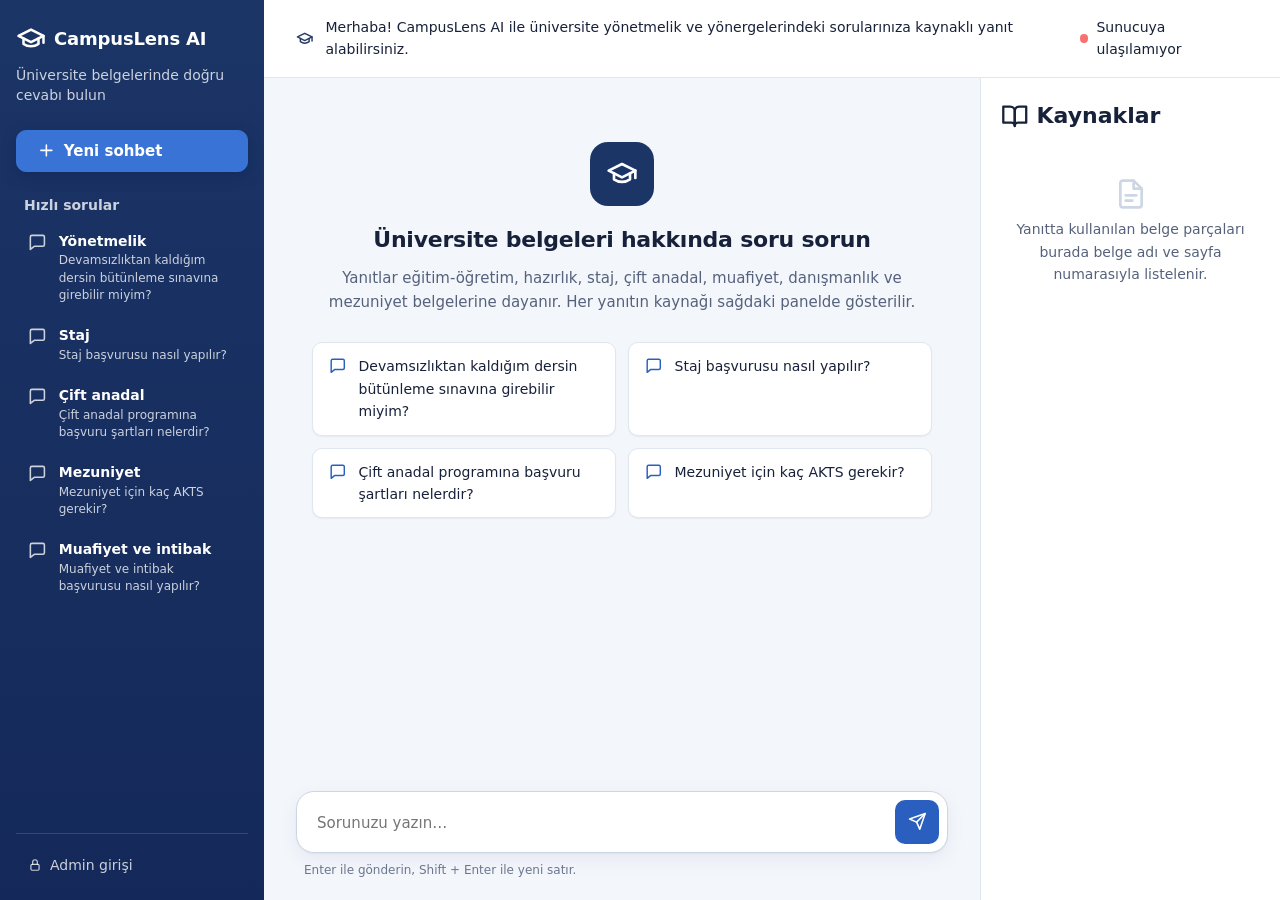
<file: frontend/index.html>
<!doctype html>
<html lang="tr">
  <head>
    <meta charset="utf-8" />
    <meta name="viewport" content="width=device-width, initial-scale=1" />
    <title>CampusLens AI · Üniversite belgeleri asistanı</title>
    <meta name="description" content="Üniversitenin resmî belgelerine dayanarak kaynaklı Türkçe yanıtlar." />
    <link rel="icon" href="img/favicon.svg" type="image/svg+xml" />
    <link rel="stylesheet" href="css/app.css" />
    <script type="module" src="js/chat.js"></script>
  </head>
  <body>
    <a class="skip-link" href="#question">Soru alanına geç</a>

    <div class="student-app">
      <aside class="sidebar" aria-label="CampusLens menüsü">
        <div class="sidebar__head">
          <div>
            <a class="brand" href="index.html"><svg class="icon" aria-hidden="true"><use href="img/icons.svg#i-cap"></use></svg>CampusLens AI</a>
            <p class="brand__tagline">Üniversite belgelerinde doğru cevabı bulun</p>
          </div>
          <button type="button" class="icon-button sidebar__toggle" id="sidebar-toggle" aria-expanded="false" aria-controls="sidebar-menu" aria-label="Menüyü aç">
            <svg class="icon" aria-hidden="true"><use href="img/icons.svg#i-menu"></use></svg>
          </button>
        </div>

        <button type="button" class="button button--new-chat" id="new-chat"><svg class="icon" aria-hidden="true"><use href="img/icons.svg#i-plus"></use></svg>Yeni sohbet</button>

        <div class="sidebar__menu" id="sidebar-menu">
          <nav aria-labelledby="topics-heading">
            <h2 class="sidebar__section-title" id="topics-heading">Hızlı sorular</h2>
            <ul class="topic-list">
              <li>
                <button type="button" class="topic" data-question="Devamsızlıktan kaldığım dersin bütünleme sınavına girebilir miyim?">
                  <svg class="icon" aria-hidden="true"><use href="img/icons.svg#i-message"></use></svg>
                  <span><span class="topic__title">Yönetmelik</span><span class="topic__question">Devamsızlıktan kaldığım dersin bütünleme sınavına girebilir miyim?</span></span>
                </button>
              </li>
              <li>
                <button type="button" class="topic" data-question="Staj başvurusu nasıl yapılır?">
                  <svg class="icon" aria-hidden="true"><use href="img/icons.svg#i-message"></use></svg>
                  <span><span class="topic__title">Staj</span><span class="topic__question">Staj başvurusu nasıl yapılır?</span></span>
                </button>
              </li>
              <li>
                <button type="button" class="topic" data-question="Çift anadal programına başvuru şartları nelerdir?">
                  <svg class="icon" aria-hidden="true"><use href="img/icons.svg#i-message"></use></svg>
                  <span><span class="topic__title">Çift anadal</span><span class="topic__question">Çift anadal programına başvuru şartları nelerdir?</span></span>
                </button>
              </li>
              <li>
                <button type="button" class="topic" data-question="Mezuniyet için kaç AKTS gerekir?">
                  <svg class="icon" aria-hidden="true"><use href="img/icons.svg#i-message"></use></svg>
                  <span><span class="topic__title">Mezuniyet</span><span class="topic__question">Mezuniyet için kaç AKTS gerekir?</span></span>
                </button>
              </li>
              <li>
                <button type="button" class="topic" data-question="Muafiyet ve intibak başvurusu nasıl yapılır?">
                  <svg class="icon" aria-hidden="true"><use href="img/icons.svg#i-message"></use></svg>
                  <span><span class="topic__title">Muafiyet ve intibak</span><span class="topic__question">Muafiyet ve intibak başvurusu nasıl yapılır?</span></span>
                </button>
              </li>
            </ul>
          </nav>

          <div class="sidebar__footer">
            <a class="admin-link" href="admin-login.html"><svg class="icon icon--sm" aria-hidden="true"><use href="img/icons.svg#i-lock"></use></svg>Admin girişi</a>
          </div>
        </div>
      </aside>

      <main class="chat" id="main">
        <header class="chat__topbar">
          <svg class="icon" aria-hidden="true"><use href="img/icons.svg#i-cap"></use></svg>
          <p class="chat__greeting">Merhaba! CampusLens AI ile üniversite yönetmelik ve yönergelerindeki sorularınıza kaynaklı yanıt alabilirsiniz.</p>
          <span class="chat__status status-line" data-status="unknown" role="status" hidden>
            <span class="pill__dot" aria-hidden="true"></span>
            <span data-status-text></span>
          </span>
        </header>

        <section class="chat__thread" id="thread-scroll" aria-label="Sohbet">
          <div class="thread" id="thread" role="log" aria-live="polite" aria-relevant="additions">
            <div class="welcome" id="welcome">
              <span class="icon-tile"><svg class="icon" aria-hidden="true"><use href="img/icons.svg#i-cap"></use></svg></span>
              <h1>Üniversite belgeleri hakkında soru sorun</h1>
              <p>Yanıtlar eğitim-öğretim, hazırlık, staj, çift anadal, muafiyet, danışmanlık ve mezuniyet belgelerine dayanır. Her yanıtın kaynağı sağdaki panelde gösterilir.</p>
              <ul class="suggestions" aria-label="Örnek sorular">
              <li><button type="button" class="suggestion" data-question="Devamsızlıktan kaldığım dersin bütünleme sınavına girebilir miyim?"><svg class="icon" aria-hidden="true"><use href="img/icons.svg#i-message"></use></svg><span>Devamsızlıktan kaldığım dersin bütünleme sınavına girebilir miyim?</span></button></li>
              <li><button type="button" class="suggestion" data-question="Staj başvurusu nasıl yapılır?"><svg class="icon" aria-hidden="true"><use href="img/icons.svg#i-message"></use></svg><span>Staj başvurusu nasıl yapılır?</span></button></li>
              <li><button type="button" class="suggestion" data-question="Çift anadal programına başvuru şartları nelerdir?"><svg class="icon" aria-hidden="true"><use href="img/icons.svg#i-message"></use></svg><span>Çift anadal programına başvuru şartları nelerdir?</span></button></li>
              <li><button type="button" class="suggestion" data-question="Mezuniyet için kaç AKTS gerekir?"><svg class="icon" aria-hidden="true"><use href="img/icons.svg#i-message"></use></svg><span>Mezuniyet için kaç AKTS gerekir?</span></button></li>
              </ul>
            </div>
          </div>
        </section>

        <aside class="sources" id="sources" aria-labelledby="sources-heading">
          <div class="sources__header">
            <h2 id="sources-heading"><svg class="icon" aria-hidden="true"><use href="img/icons.svg#i-book"></use></svg>Kaynaklar</h2>
            <span class="muted" id="sources-count"></span>
          </div>
          <p class="sources__note" id="sources-note" hidden></p>
          <div class="sources__empty" id="sources-empty">
            <svg class="icon" aria-hidden="true"><use href="img/icons.svg#i-file"></use></svg>
            <p>Yanıtta kullanılan belge parçaları burada belge adı ve sayfa numarasıyla listelenir.</p>
          </div>
          <ol class="source-list" id="source-list" aria-label="Kaynak listesi"></ol>
        </aside>

        <div class="composer-wrap">
          <form class="composer" id="ask-form" method="post" novalidate>
            <label for="question" class="visually-hidden">Sorunuz</label>
            <textarea
              id="question"
              name="question"
              rows="1"
              maxlength="1000"
              placeholder="Sorunuzu yazın…"
              aria-describedby="composer-hint question-error"
            ></textarea>
            <button type="submit" class="send-button" id="ask-submit" aria-label="Soruyu gönder"><svg class="icon" aria-hidden="true"><use href="img/icons.svg#i-send"></use></svg></button>
          </form>
          <div class="composer__footer">
            <span id="composer-hint">Enter ile gönderin, Shift + Enter ile yeni satır.</span>
            <span id="question-counter" aria-live="polite"></span>
          </div>
          <p class="field__error composer__error" id="question-error" role="alert" hidden></p>
        </div>
      </main>
    </div>
  </body>
</html>
</file>
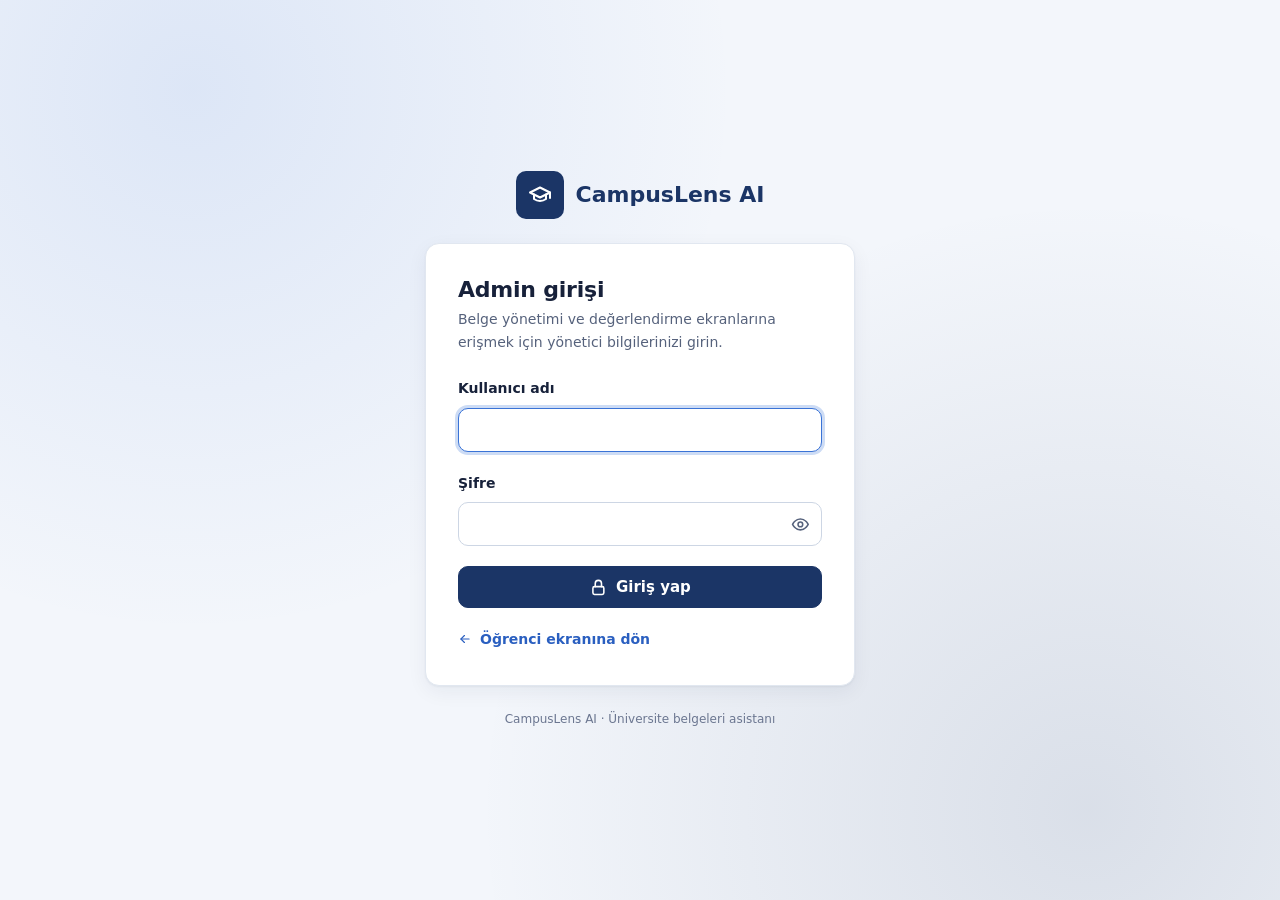
<file: frontend/admin-login.html>
<!doctype html>
<html lang="tr" class="auth-pending">
  <head>
    <meta charset="utf-8" />
    <meta name="viewport" content="width=device-width, initial-scale=1" />
    <meta name="robots" content="noindex" />
    <title>Admin girişi · CampusLens AI</title>
    <link rel="icon" href="img/favicon.svg" type="image/svg+xml" />
    <link rel="stylesheet" href="css/app.css" />
    <script type="module" src="js/login.js"></script>
  </head>
  <body class="auth-page">
    <main class="auth-wrap">
      <a class="auth-brand" href="index.html">
        <span class="icon-tile"><svg class="icon" aria-hidden="true"><use href="img/icons.svg#i-cap"></use></svg></span>
        CampusLens AI
      </a>

      <section class="card auth-card" aria-labelledby="login-heading">
        <h1 id="login-heading">Admin girişi</h1>
        <p class="auth-card__desc">Belge yönetimi ve değerlendirme ekranlarına erişmek için yönetici bilgilerinizi girin.</p>

        <div class="notice notice--info" id="demo-info" hidden>
          <svg class="icon" aria-hidden="true"><use href="img/icons.svg#i-info"></use></svg>
          <div>
            <p class="notice__title">Demo yönetici girişi</p>
            <p>Backend kimlik doğrulaması henüz yok; bu giriş yalnızca arayüz akışını gösterir.</p>
            <p class="demo-credentials">
              <span>Kullanıcı adı: <code id="demo-username"></code></span>
              <span>Şifre: <code id="demo-password"></code></span>
            </p>
          </div>
        </div>

        <div id="login-error" hidden></div>

        <form id="login-form" method="post" novalidate>
          <div class="field">
            <label for="username">Kullanıcı adı</label>
            <input
              id="username"
              name="username"
              type="text"
              autocomplete="username"
              autocapitalize="none"
              spellcheck="false"
              aria-describedby="username-error"
            />
            <p class="field__error" id="username-error" hidden></p>
          </div>

          <div class="field">
            <label for="password">Şifre</label>
            <div class="password-field">
              <input id="password" name="password" type="password" autocomplete="current-password" aria-describedby="password-error" />
              <button
                type="button"
                class="icon-button password-toggle"
                id="password-toggle"
                aria-controls="password"
                aria-pressed="false"
                aria-label="Şifreyi göster"
              >
                <svg class="icon" aria-hidden="true"><use href="img/icons.svg#i-eye"></use></svg>
              </button>
            </div>
            <p class="field__error" id="password-error" hidden></p>
          </div>

          <button type="submit" id="login-submit" class="button button--block"><svg class="icon" aria-hidden="true"><use href="img/icons.svg#i-lock"></use></svg>Giriş yap</button>
        </form>

        <a class="auth-back" href="index.html"><svg class="icon icon--sm" aria-hidden="true"><use href="img/icons.svg#i-arrow-left"></use></svg>Öğrenci ekranına dön</a>
      </section>

      <p class="auth-footnote">CampusLens AI · Üniversite belgeleri asistanı</p>
    </main>
  </body>
</html>
</file>
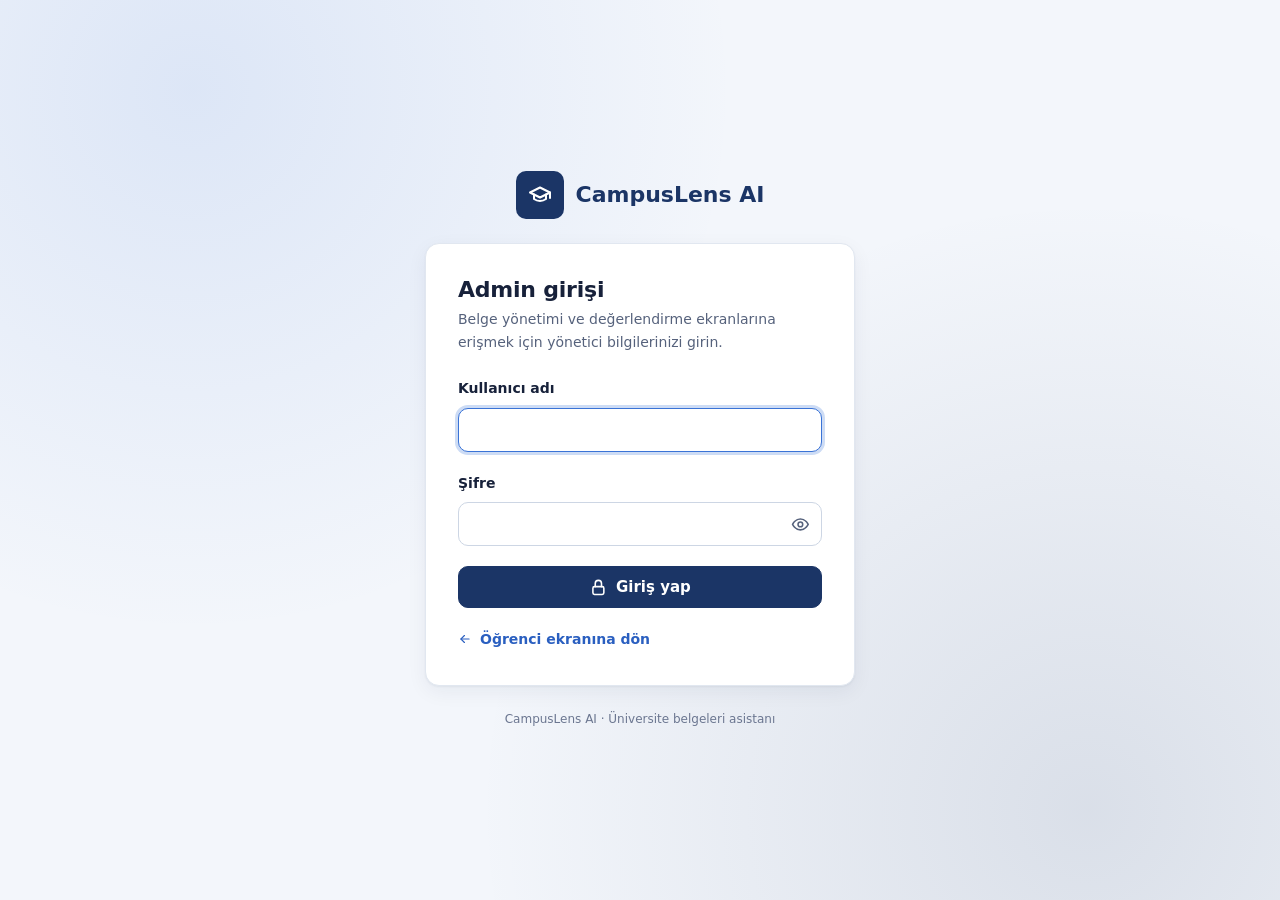
<file: frontend/admin.html>
<!doctype html>
<html lang="tr" class="auth-pending">
  <head>
    <meta charset="utf-8" />
    <meta name="viewport" content="width=device-width, initial-scale=1" />
    <meta name="robots" content="noindex" />
    <title>Genel Bakış · CampusLens AI Admin</title>
    <link rel="icon" href="img/favicon.svg" type="image/svg+xml" />
    <link rel="stylesheet" href="css/app.css" />
    <script type="module" src="js/admin.js"></script>
  </head>
  <body>
    <a class="skip-link" href="#main">İçeriğe geç</a>

    <header class="admin-header">
      <div class="admin-header__inner">
        <a class="brand" href="admin.html">
          <svg class="icon" aria-hidden="true"><use href="img/icons.svg#i-cap"></use></svg>
          <span>CampusLens AI <span class="brand__product">· Admin</span></span>
        </a>
        <span class="brand__sub">Üniversite RAG Asistanı</span>
        <nav class="admin-nav" aria-label="Admin menüsü">
          <a href="admin.html" aria-current="page"><svg class="icon icon--sm" aria-hidden="true"><use href="img/icons.svg#i-home"></use></svg>Genel Bakış</a>
          <a href="documents.html"><svg class="icon icon--sm" aria-hidden="true"><use href="img/icons.svg#i-files"></use></svg>Belgeler</a>
          <a href="evaluation.html"><svg class="icon icon--sm" aria-hidden="true"><use href="img/icons.svg#i-chart"></use></svg>Değerlendirme</a>
          <a href="index.html"><svg class="icon icon--sm" aria-hidden="true"><use href="img/icons.svg#i-message"></use></svg>Öğrenci Ekranı</a>
        </nav>
        <div class="admin-header__actions">
          <span class="status-line" data-status="unknown" role="status">
            <span class="pill__dot" aria-hidden="true"></span>
            <span data-status-text>Sunucu kontrol ediliyor…</span>
          </span>
          <button type="button" class="header-button mock-toggle" data-mock-toggle aria-pressed="false">Mock: kapalı</button>
          <button type="button" class="header-button" data-logout>
            <svg class="icon icon--sm" aria-hidden="true"><use href="img/icons.svg#i-logout"></use></svg>Çıkış yap
          </button>
        </div>
      </div>
    </header>

    <main id="main" class="admin-main" tabindex="-1">
      <h1 class="visually-hidden">Genel bakış</h1>

      <section class="stats" aria-label="Özet">
        <article class="card stat">
          <span class="icon-tile"><svg class="icon" aria-hidden="true"><use href="img/icons.svg#i-file"></use></svg></span>
          <div>
            <p class="stat__label">Toplam belge</p>
            <p class="stat__value" id="stat-documents">—</p>
            <p class="stat__sub" id="stat-documents-sub">&nbsp;</p>
          </div>
        </article>
        <article class="card stat">
          <span class="icon-tile"><svg class="icon" aria-hidden="true"><use href="img/icons.svg#i-layers"></use></svg></span>
          <div>
            <p class="stat__label">İndekslenen</p>
            <p class="stat__value" id="stat-indexed">—</p>
            <p class="stat__sub" id="stat-indexed-sub">&nbsp;</p>
          </div>
        </article>
        <article class="card stat">
          <span class="icon-tile"><svg class="icon" aria-hidden="true"><use href="img/icons.svg#i-grid"></use></svg></span>
          <div>
            <p class="stat__label">Toplam parça</p>
            <p class="stat__value" id="stat-chunks">—</p>
            <p class="stat__sub">Aramada kullanılan metin parçaları</p>
          </div>
        </article>
        <article class="card stat">
          <span class="icon-tile"><svg class="icon" aria-hidden="true"><use href="img/icons.svg#i-activity"></use></svg></span>
          <div>
            <p class="stat__label">Sistem durumu</p>
            <p class="stat__value" id="stat-health"><span class="pill">Kontrol ediliyor</span></p>
          </div>
        </article>
      </section>

      <div class="dash-grid">
        <section class="card" aria-labelledby="chart-heading">
          <div class="card__header">
            <div>
              <h2 id="chart-heading" class="card__title">Arama yöntemi karşılaştırması</h2>
              <p class="card__subtitle" id="chart-subtitle">Son tamamlanan değerlendirmede Source Recall@5 (yüksek daha iyi)</p>
            </div>
            <a class="link-arrow" href="evaluation.html">Tablo görünümü <svg class="icon icon--sm" aria-hidden="true"><use href="img/icons.svg#i-arrow-right"></use></svg></a>
          </div>
          <div id="method-chart" aria-live="polite">
            <div class="state state--loading"><span class="spinner" aria-hidden="true"></span><span>Sonuçlar yükleniyor…</span></div>
          </div>
        </section>

        <section class="card" aria-labelledby="health-heading">
          <div class="card__header">
            <h2 id="health-heading" class="card__title">Sistem sağlığı</h2>
            <button type="button" class="icon-button" id="health-refresh" aria-label="Sistem sağlığını yenile"><svg class="icon" aria-hidden="true"><use href="img/icons.svg#i-refresh"></use></svg></button>
          </div>
          <ul class="health-list" id="health-list" aria-live="polite"></ul>
        </section>
      </div>

      <div class="dash-grid">
        <section class="card" aria-labelledby="recent-heading">
          <div class="card__header">
            <h2 id="recent-heading" class="card__title">Son yüklenen belgeler</h2>
            <a class="link-arrow" href="documents.html">Tüm belgeleri görüntüle <svg class="icon icon--sm" aria-hidden="true"><use href="img/icons.svg#i-arrow-right"></use></svg></a>
          </div>
          <div id="recent-state" class="state state--loading"><span class="spinner" aria-hidden="true"></span><span>Belgeler yükleniyor…</span></div>
          <div class="table-wrap" id="recent-wrap" hidden>
            <table class="table--stacked">
              <caption class="visually-hidden">En son yüklenen beş belge</caption>
              <thead>
                <tr>
                  <th scope="col">Belge adı</th>
                  <th scope="col">Yüklenme tarihi</th>
                  <th scope="col" class="num">Parça</th>
                  <th scope="col">İndeks durumu</th>
                </tr>
              </thead>
              <tbody id="recent-body"></tbody>
            </table>
          </div>
        </section>

        <section class="card" aria-labelledby="actions-heading">
          <h2 id="actions-heading" class="card__title">Hızlı işlemler</h2>
          <div class="quick-actions">
            <a class="quick-action quick-action--primary" href="documents.html#upload">
              <svg class="icon icon--lg" aria-hidden="true"><use href="img/icons.svg#i-upload"></use></svg>
              <span>
                <span class="quick-action__title">Belge yükle</span>
                <span class="quick-action__desc">PDF, en fazla <span data-max-upload>20</span> MB</span>
              </span>
              <svg class="icon" aria-hidden="true"><use href="img/icons.svg#i-chevron-right"></use></svg>
            </a>
            <a class="quick-action" href="evaluation.html">
              <svg class="icon icon--lg" aria-hidden="true"><use href="img/icons.svg#i-play"></use></svg>
              <span>
                <span class="quick-action__title">Değerlendirme başlat</span>
                <span class="quick-action__desc">Arama yöntemlerini test sorularında karşılaştır</span>
              </span>
              <svg class="icon" aria-hidden="true"><use href="img/icons.svg#i-chevron-right"></use></svg>
            </a>
          </div>
        </section>
      </div>
    </main>

    <footer class="site-footer">CampusLens AI · Admin paneli · Demo giriş; gerçek yetkilendirme backend tarafında eklenecek.</footer>
  </body>
</html>
</file>
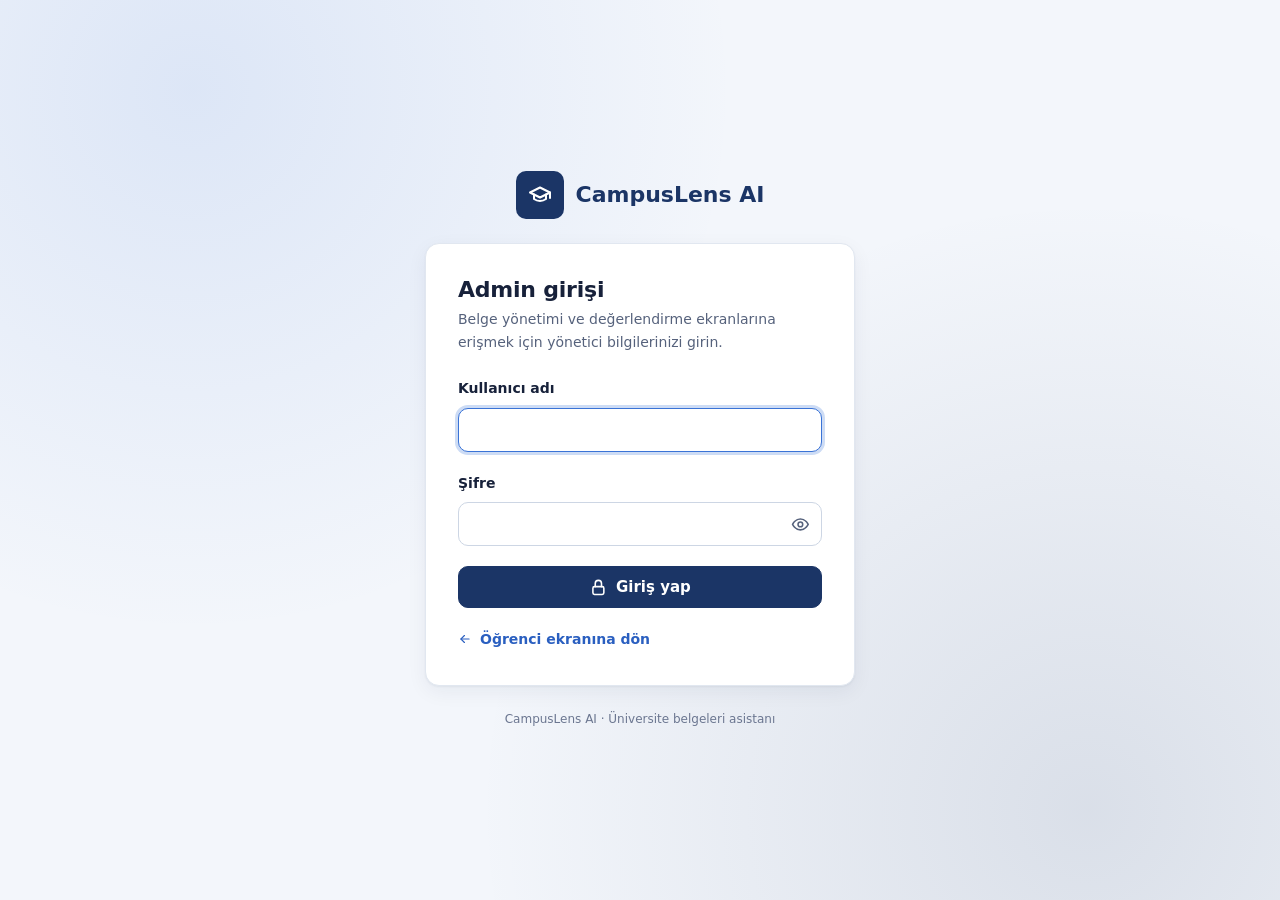
<file: frontend/documents.html>
<!doctype html>
<html lang="tr" class="auth-pending">
  <head>
    <meta charset="utf-8" />
    <meta name="viewport" content="width=device-width, initial-scale=1" />
    <meta name="robots" content="noindex" />
    <title>Belge Yönetimi · CampusLens AI Admin</title>
    <link rel="icon" href="img/favicon.svg" type="image/svg+xml" />
    <link rel="stylesheet" href="css/app.css" />
    <script type="module" src="js/documents.js"></script>
  </head>
  <body>
    <a class="skip-link" href="#main">İçeriğe geç</a>

    <header class="admin-header">
      <div class="admin-header__inner">
        <a class="brand" href="admin.html">
          <svg class="icon" aria-hidden="true"><use href="img/icons.svg#i-cap"></use></svg>
          <span>CampusLens AI <span class="brand__product">· Admin</span></span>
        </a>
        <span class="brand__sub">Üniversite RAG Asistanı</span>
        <nav class="admin-nav" aria-label="Admin menüsü">
          <a href="admin.html"><svg class="icon icon--sm" aria-hidden="true"><use href="img/icons.svg#i-home"></use></svg>Genel Bakış</a>
          <a href="documents.html" aria-current="page"><svg class="icon icon--sm" aria-hidden="true"><use href="img/icons.svg#i-files"></use></svg>Belgeler</a>
          <a href="evaluation.html"><svg class="icon icon--sm" aria-hidden="true"><use href="img/icons.svg#i-chart"></use></svg>Değerlendirme</a>
          <a href="index.html"><svg class="icon icon--sm" aria-hidden="true"><use href="img/icons.svg#i-message"></use></svg>Öğrenci Ekranı</a>
        </nav>
        <div class="admin-header__actions">
          <span class="status-line" data-status="unknown" role="status">
            <span class="pill__dot" aria-hidden="true"></span>
            <span data-status-text>Sunucu kontrol ediliyor…</span>
          </span>
          <button type="button" class="header-button mock-toggle" data-mock-toggle aria-pressed="false">Mock: kapalı</button>
          <button type="button" class="header-button" data-logout>
            <svg class="icon icon--sm" aria-hidden="true"><use href="img/icons.svg#i-logout"></use></svg>Çıkış yap
          </button>
        </div>
      </div>
    </header>

    <main id="main" class="admin-main" tabindex="-1">
      <div class="page-head">
        <span class="icon-tile"><svg class="icon" aria-hidden="true"><use href="img/icons.svg#i-file"></use></svg></span>
        <div>
          <h1>Belge yönetimi</h1>
          <p>Sistemin yanıtlarında kullanacağı resmî belgeleri yükleyin, yönetin ve indeksleme durumlarını izleyin.</p>
        </div>
      </div>

      <div class="layout-documents">
        <section class="card" id="upload" aria-labelledby="upload-heading">
          <h2 id="upload-heading" class="card__title">Yeni belge yükle</h2>
          <p class="card__subtitle">PDF formatındaki belgeleri sisteme ekleyin. Yüklenen belge metne çevrilir, parçalara bölünür ve aramaya hazır hâle getirilir.</p>

          <form id="upload-form" class="section-spaced" method="post" novalidate>
            <div class="field">
              <div class="field__label-row">
                <span class="field__label" id="file-label">PDF dosyası</span>
                <span class="tag tag--required">Zorunlu</span>
              </div>
              <div class="dropzone" id="dropzone">
                <span class="file-badge" aria-hidden="true">PDF</span>
                <p class="dropzone__title">PDF dosyanızı sürükleyin veya seçin</p>
                <p class="dropzone__hint">Yalnızca metin tabanlı .pdf · en fazla <span data-max-upload>20</span> MB</p>
                <label for="file" class="button button--secondary button--small"><svg class="icon icon--sm" aria-hidden="true"><use href="img/icons.svg#i-upload"></use></svg>Dosya seç</label>
                <input id="file" name="file" type="file" accept=".pdf,application/pdf" aria-labelledby="file-label" aria-describedby="file-error" />
              </div>
              <div class="selected-file" id="selected-file" hidden>
                <span class="file-badge" aria-hidden="true">PDF</span>
                <div class="selected-file__info">
                  <p class="selected-file__name" id="selected-file-name"></p>
                  <p class="muted" id="selected-file-size"></p>
                </div>
                <button type="button" class="icon-button" id="selected-file-remove" aria-label="Seçili dosyayı kaldır"><svg class="icon" aria-hidden="true"><use href="img/icons.svg#i-x"></use></svg></button>
              </div>
              <p class="field__error" id="file-error" hidden></p>
            </div>

            <div class="field">
              <div class="field__label-row">
                <label for="title">Belge başlığı</label>
                <span class="tag tag--required">Zorunlu</span>
              </div>
              <div class="input-icon">
                <svg class="icon" aria-hidden="true"><use href="img/icons.svg#i-file"></use></svg>
                <input id="title" name="title" type="text" minlength="2" maxlength="200" placeholder="Örn. Staj Yönergesi" aria-describedby="title-error" />
              </div>
              <p class="field__error" id="title-error" hidden></p>
            </div>

            <div class="field">
              <div class="field__label-row">
                <label for="source-url">Resmî kaynak bağlantısı</label>
                <span class="tag tag--required">Zorunlu</span>
              </div>
              <div class="input-icon">
                <svg class="icon" aria-hidden="true"><use href="img/icons.svg#i-external"></use></svg>
                <input id="source-url" name="source_url" type="url" maxlength="2048" placeholder="https://www.universite.edu.tr/…/belge.pdf" aria-describedby="source-url-hint source-url-error" />
              </div>
              <span id="source-url-hint" class="field__hint">Yanıtlarda tıklanabilir kaynak olarak gösterilir.</span>
              <p class="field__error" id="source-url-error" hidden></p>
            </div>

            <button type="submit" id="upload-submit" class="button button--block"><svg class="icon" aria-hidden="true"><use href="img/icons.svg#i-upload"></use></svg>Belgeyi yükle</button>
          </form>

          <div id="upload-status" class="section-spaced" aria-live="polite" hidden></div>
        </section>

        <section class="card" aria-labelledby="library-heading">
          <div class="card__header">
            <div>
              <h2 id="library-heading" class="card__title"><svg class="icon" aria-hidden="true"><use href="img/icons.svg#i-layers"></use></svg>Belge kütüphanesi</h2>
              <p class="card__subtitle">Yüklü belgeleri görüntüleyin, arayın ve yönetin.</p>
            </div>
            <div class="form-actions">
              <span class="muted" id="documents-total" aria-live="polite"></span>
              <button type="button" class="icon-button" id="documents-refresh" aria-label="Listeyi yenile"><svg class="icon" aria-hidden="true"><use href="img/icons.svg#i-refresh"></use></svg></button>
            </div>
          </div>

          <div class="toolbar">
            <div class="input-icon">
              <svg class="icon" aria-hidden="true"><use href="img/icons.svg#i-search"></use></svg>
              <input id="doc-search" type="search" placeholder="Belge adı veya dosya adı ara…" aria-label="Belgelerde ara" />
            </div>
            <select id="status-filter" aria-label="İndeksleme durumuna göre filtrele">
              <option value="all">Tüm durumlar</option>
              <option value="indexed">İndekslendi</option>
              <option value="pending">İndeksleniyor / sırada</option>
              <option value="failed">Başarısız</option>
            </select>
          </div>

          <div id="documents-loading" class="state state--loading"><span class="spinner" aria-hidden="true"></span><span>Belgeler yükleniyor…</span></div>
          <div id="documents-error" hidden></div>
          <div id="documents-empty" class="state" hidden>
            <p>Henüz belge yüklenmedi. Soldaki formdan ilk PDF'i ekleyin.</p>
          </div>
          <div id="documents-nomatch" class="state" hidden>
            <p>Aramanızla eşleşen belge yok.</p>
          </div>

          <div id="documents-table-wrap" class="table-wrap" hidden>
            <table class="table--stacked">
              <caption class="visually-hidden">Yüklenen belgeler ve indeksleme durumları</caption>
              <thead>
                <tr>
                  <th scope="col">Belge adı</th>
                  <th scope="col">İndeksleme durumu</th>
                  <th scope="col" class="num">Sayfa</th>
                  <th scope="col" class="num">Parça</th>
                  <th scope="col">Yükleme tarihi</th>
                  <th scope="col"><span class="visually-hidden">İşlemler</span></th>
                </tr>
              </thead>
              <tbody id="documents-body"></tbody>
            </table>
          </div>
          <p class="muted section-spaced" id="documents-updated" aria-live="polite"></p>
        </section>
      </div>
    </main>

    <dialog class="dialog" id="delete-dialog" aria-labelledby="delete-title" aria-describedby="delete-desc">
      <div class="dialog__body">
        <span class="dialog__icon"><svg class="icon" aria-hidden="true"><use href="img/icons.svg#i-trash"></use></svg></span>
        <div>
          <h2 id="delete-title">Belgeyi silmek istiyor musunuz?</h2>
          <p id="delete-desc" class="muted"></p>
          <div id="delete-error" hidden></div>
        </div>
      </div>
      <div class="dialog__actions">
        <button type="button" class="button button--secondary" id="delete-cancel">Vazgeç</button>
        <button type="button" class="button button--danger" id="delete-confirm">Kalıcı olarak sil</button>
      </div>
    </dialog>

    <footer class="site-footer">CampusLens AI · PDF dosyaları sunucudaki dosya klasöründe, belge bilgileri veritabanında saklanır.</footer>
  </body>
</html>
</file>
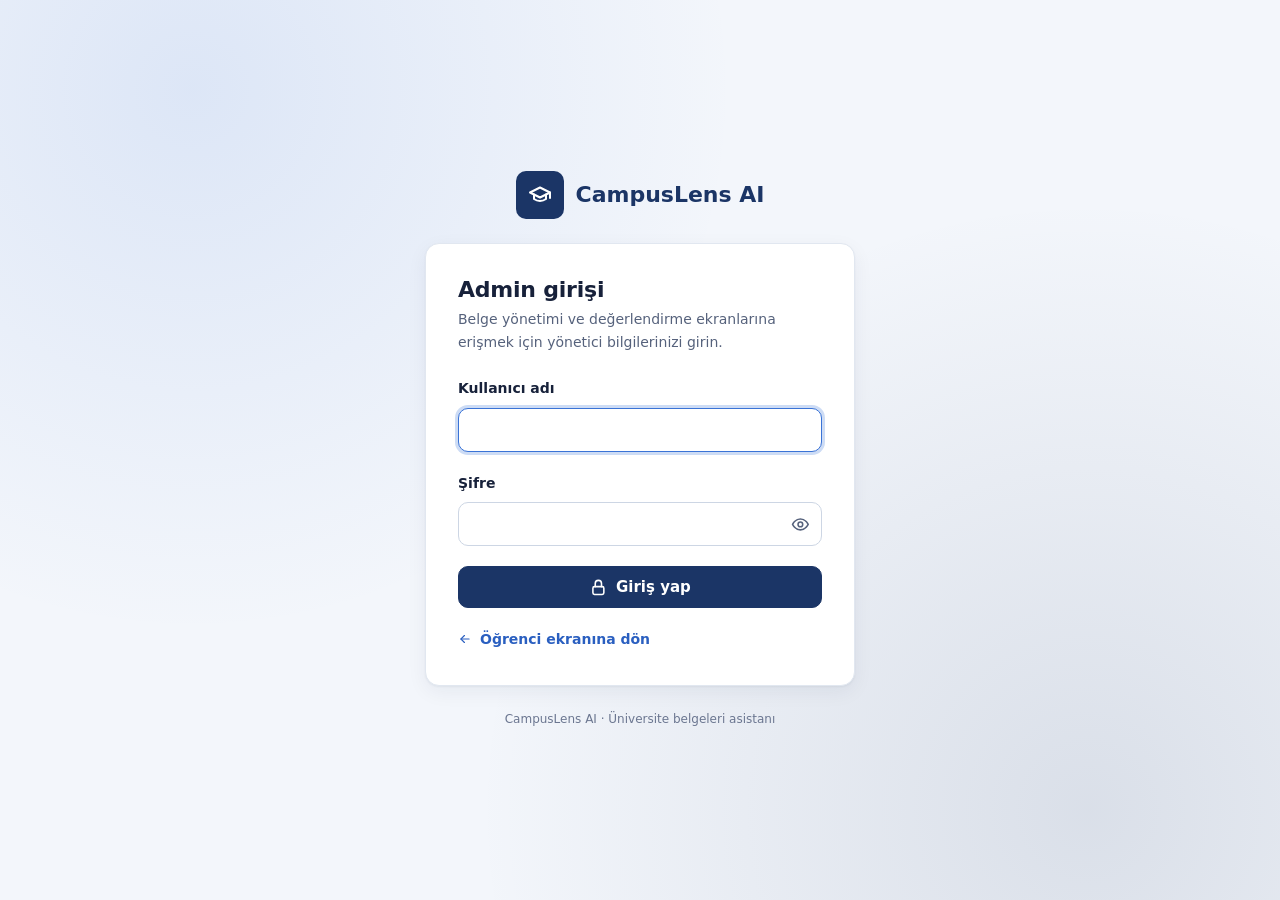
<file: frontend/evaluation.html>
<!doctype html>
<html lang="tr" class="auth-pending">
  <head>
    <meta charset="utf-8" />
    <meta name="viewport" content="width=device-width, initial-scale=1" />
    <meta name="robots" content="noindex" />
    <title>Değerlendirme · CampusLens AI Admin</title>
    <link rel="icon" href="img/favicon.svg" type="image/svg+xml" />
    <link rel="stylesheet" href="css/app.css" />
    <script type="module" src="js/evaluation.js"></script>
  </head>
  <body>
    <a class="skip-link" href="#main">İçeriğe geç</a>

    <header class="admin-header">
      <div class="admin-header__inner">
        <a class="brand" href="admin.html">
          <svg class="icon" aria-hidden="true"><use href="img/icons.svg#i-cap"></use></svg>
          <span>CampusLens AI <span class="brand__product">· Admin</span></span>
        </a>
        <span class="brand__sub">Üniversite RAG Asistanı</span>
        <nav class="admin-nav" aria-label="Admin menüsü">
          <a href="admin.html"><svg class="icon icon--sm" aria-hidden="true"><use href="img/icons.svg#i-home"></use></svg>Genel Bakış</a>
          <a href="documents.html"><svg class="icon icon--sm" aria-hidden="true"><use href="img/icons.svg#i-files"></use></svg>Belgeler</a>
          <a href="evaluation.html" aria-current="page"><svg class="icon icon--sm" aria-hidden="true"><use href="img/icons.svg#i-chart"></use></svg>Değerlendirme</a>
          <a href="index.html"><svg class="icon icon--sm" aria-hidden="true"><use href="img/icons.svg#i-message"></use></svg>Öğrenci Ekranı</a>
        </nav>
        <div class="admin-header__actions">
          <span class="status-line" data-status="unknown" role="status">
            <span class="pill__dot" aria-hidden="true"></span>
            <span data-status-text>Sunucu kontrol ediliyor…</span>
          </span>
          <button type="button" class="header-button mock-toggle" data-mock-toggle aria-pressed="false">Mock: kapalı</button>
          <button type="button" class="header-button" data-logout>
            <svg class="icon icon--sm" aria-hidden="true"><use href="img/icons.svg#i-logout"></use></svg>Çıkış yap
          </button>
        </div>
      </div>
    </header>

    <main id="main" class="admin-main" tabindex="-1">
      <div class="page-head">
        <span class="icon-tile"><svg class="icon" aria-hidden="true"><use href="img/icons.svg#i-chart"></use></svg></span>
        <div>
          <h1>Yöntem değerlendirmesi</h1>
          <p>BM25, dense, hybrid ve hybrid + rerank yöntemlerini aynı test sorularında karşılaştırın.</p>
        </div>
      </div>

      <div class="stack">
        <section class="card" aria-labelledby="run-heading">
          <h2 id="run-heading" class="card__title"><svg class="icon" aria-hidden="true"><use href="img/icons.svg#i-play"></use></svg>Değerlendirme koşusu başlat</h2>
          <p class="card__subtitle">Kaynak sıralaması 42 cevaplanabilir soruda, yetersiz kaynak yanıtı 8 cevapsız soruda ölçülür. Arama süresi 50 sorunun tamamını kapsar.</p>
          <form id="evaluation-form" class="section-spaced" novalidate>
            <div class="form-row">
              <div class="field">
                <label for="eval-method">Yöntem</label>
                <select id="eval-method" name="method">
                  <option value="all" selected>Dört yöntemin tümü</option>
                  <option value="hybrid_rerank">Hybrid + Rerank</option>
                  <option value="hybrid">Hybrid</option>
                  <option value="dense">Dense vektör</option>
                  <option value="bm25">BM25 (anahtar kelime)</option>
                </select>
              </div>
              <div class="field">
                <label for="eval-split">Soru seti</label>
                <select id="eval-split" name="split">
                  <option value="test">Test</option>
                </select>
              </div>
            </div>
            <div class="form-actions">
              <button type="submit" id="evaluation-submit" class="button"><svg class="icon" aria-hidden="true"><use href="img/icons.svg#i-play"></use></svg>Değerlendirmeyi başlat</button>
              <button type="button" id="results-refresh" class="button button--secondary"><svg class="icon" aria-hidden="true"><use href="img/icons.svg#i-refresh"></use></svg>Sonuçları yenile</button>
            </div>
          </form>
          <div id="evaluation-status" class="section-spaced" role="status" aria-live="polite" hidden></div>
        </section>

        <section class="card" aria-labelledby="comparison-heading">
          <div class="card__header">
            <div>
              <h2 id="comparison-heading" class="card__title">Yöntem karşılaştırması</h2>
              <p class="card__subtitle">Her yöntemin seçili setteki en son tamamlanan koşusu.</p>
            </div>
            <span id="comparison-split" class="pill pill--info"></span>
          </div>

          <div id="results-loading" class="state state--loading"><span class="spinner" aria-hidden="true"></span><span>Sonuçlar yükleniyor…</span></div>
          <div id="results-error" hidden></div>
          <div id="results-empty" class="state" hidden>
            <p id="results-empty-title" class="state__title">Henüz değerlendirme çalıştırılmadı</p>
            <p id="results-empty-text">Metrikler yalnızca gerçek bir değerlendirme koşusu tamamlandığında gösterilir. Yukarıdan bir koşu başlatın.</p>
            <p id="results-empty-note" class="muted" hidden></p>
          </div>

          <div id="comparison-wrap" class="table-wrap" hidden>
            <table>
              <caption class="visually-hidden">Her yöntemin en son tamamlanan koşusunun metrikleri</caption>
              <thead id="comparison-head"></thead>
              <tbody id="comparison-body"></tbody>
            </table>
            <p class="muted section-spaced">
              Her sütunda en iyi değer yeşil ve kalın gösterilir. Hallucination, süre ve maliyette düşük değer daha iyidir.
              Answer correctness 0–2 ölçeğindedir.
            </p>
          </div>
        </section>

        <section class="card" aria-labelledby="history-heading">
          <h2 id="history-heading" class="card__title"><svg class="icon" aria-hidden="true"><use href="img/icons.svg#i-clock"></use></svg>Koşu geçmişi</h2>
          <p id="history-empty" class="muted section-spaced">Henüz değerlendirme çalıştırılmadı.</p>
          <div id="history-wrap" class="table-wrap section-spaced" hidden>
            <table>
              <caption class="visually-hidden">Tüm değerlendirme koşuları</caption>
              <thead>
                <tr>
                  <th scope="col">Başlangıç</th>
                  <th scope="col">Yöntem</th>
                  <th scope="col">Soru seti</th>
                  <th scope="col">Durum</th>
                  <th scope="col" class="num">Soru</th>
                  <th scope="col" class="num">Recall@5</th>
                </tr>
              </thead>
              <tbody id="history-body"></tbody>
            </table>
          </div>
        </section>
      </div>
    </main>

    <footer class="site-footer">CampusLens AI · Değerlendirme sonuçları veritabanında saklanır.</footer>
  </body>
</html>
</file>
<file: frontend/css/app.css>
/* ==========================================================================
   CampusLens AI — tek stil dosyası
   Renk, boşluk ve yarıçap değerleri yalnızca burada, değişken olarak tanımlanır.
   Bölümler: tokenlar · temel · ortak bileşenler · öğrenci ekranı · admin kabuğu ·
             admin sayfaları · giriş sayfası · responsive
   ========================================================================== */

:root {
  /* Lacivert marka tonları */
  --navy-950: #10224a;
  --navy-900: #14295a;
  --navy-800: #1b3566;
  --navy-700: #243b64; /* kılavuzdaki ana renk */
  --navy-600: #2c4a80;

  /* Vurgu mavisi (butonlar, bağlantılar, grafik) */
  --blue-700: #1f4fa8;
  --blue-600: #2a5fc0;
  --blue-500: #3a73d6;
  --blue-100: #e3ecfb;
  --blue-50: #f1f5fd;

  /* Yüzeyler ve metin */
  --color-bg: #f3f6fb;
  --color-surface: #ffffff;
  --color-surface-muted: #f7f9fc;
  --color-border: #e1e7f0;
  --color-border-strong: #cdd6e4;
  --color-text: #17213a;
  --color-text-muted: #56627c;
  --color-text-subtle: #6b7690;
  --color-on-dark: #ffffff;
  --color-on-dark-muted: rgba(255, 255, 255, 0.78);

  /* Durum renkleri (her zaman ikon + etiketle birlikte) */
  --color-success: #127a50;
  --color-success-soft: #e2f4eb;
  --color-warning: #8f5400;
  --color-warning-soft: #fdf0d9;
  --color-error: #b42318;
  --color-error-soft: #fdecea;
  --color-neutral: #4a5568;
  --color-neutral-soft: #edf0f5;

  --color-focus: #3b82f6;
  --color-highlight: #fff6d6;

  /* Boşluklar */
  --space-1: 4px;
  --space-2: 8px;
  --space-3: 12px;
  --space-4: 16px;
  --space-5: 20px;
  --space-6: 24px;
  --space-7: 32px;
  --space-8: 48px;

  /* Tipografi */
  --font-sans: "Inter", system-ui, -apple-system, "Segoe UI", Roboto, "Helvetica Neue", Arial, sans-serif;
  --font-mono: ui-monospace, SFMono-Regular, Menlo, Consolas, monospace;
  --text-xs: 0.75rem;
  --text-sm: 0.875rem;
  --text-base: 0.9375rem;
  --text-md: 1rem;
  --text-lg: 1.125rem;
  --text-xl: 1.375rem;
  --text-2xl: 1.75rem;
  --line-height: 1.6;

  /* Diğer */
  --radius-sm: 8px;
  --radius: 10px;
  --radius-lg: 14px;
  --radius-xl: 18px;
  --shadow-sm: 0 1px 2px rgba(16, 34, 74, 0.06);
  --shadow: 0 1px 2px rgba(16, 34, 74, 0.05), 0 6px 20px rgba(16, 34, 74, 0.06);
  --shadow-lg: 0 12px 40px rgba(16, 34, 74, 0.16);
  --transition: 150ms ease;

  --sidebar-width: 264px;
  --sources-width: 340px;
  --content-width: 1280px;
  --chat-width: 780px;
}

/* ---------- Temel ---------- */

*,
*::before,
*::after {
  box-sizing: border-box;
}

html {
  -webkit-text-size-adjust: 100%;
}

/* Admin sayfaları oturum kontrolü bitene kadar gizli kalır (bkz. auth.js) */
html.auth-pending body {
  visibility: hidden;
}

body {
  margin: 0;
  font-family: var(--font-sans);
  font-size: var(--text-base);
  line-height: var(--line-height);
  color: var(--color-text);
  background: var(--color-bg);
  overflow-wrap: anywhere;
}

h1,
h2,
h3 {
  line-height: 1.3;
  margin: 0 0 var(--space-2);
  color: var(--color-text);
}

h1 {
  font-size: var(--text-2xl);
  letter-spacing: -0.01em;
}

h2 {
  font-size: var(--text-lg);
}

h3 {
  font-size: var(--text-md);
}

p {
  margin: 0 0 var(--space-3);
}

a {
  color: var(--blue-600);
}

button {
  font: inherit;
}

[hidden] {
  display: none !important;
}

:focus-visible {
  outline: 3px solid var(--color-focus);
  outline-offset: 2px;
}

.visually-hidden {
  position: absolute;
  width: 1px;
  height: 1px;
  padding: 0;
  margin: -1px;
  overflow: hidden;
  clip: rect(0, 0, 0, 0);
  white-space: nowrap;
  border: 0;
}

.skip-link {
  position: absolute;
  left: var(--space-4);
  top: -100px;
  z-index: 100;
  padding: var(--space-2) var(--space-4);
  background: var(--color-surface);
  color: var(--navy-700);
  border-radius: var(--radius-sm);
  box-shadow: var(--shadow);
}

.skip-link:focus {
  top: var(--space-2);
}

.icon {
  width: 1.25em;
  height: 1.25em;
  flex: none;
  fill: none;
  stroke: currentColor;
  stroke-width: 2;
  stroke-linecap: round;
  stroke-linejoin: round;
  vertical-align: middle;
}

.icon--sm {
  width: 1em;
  height: 1em;
}

.icon--lg {
  width: 1.5em;
  height: 1.5em;
}

.muted {
  color: var(--color-text-muted);
  font-size: var(--text-sm);
}

.section-spaced {
  margin-top: var(--space-5);
}

/* ---------- Ortak bileşenler ---------- */

.card {
  background: var(--color-surface);
  border: 1px solid var(--color-border);
  border-radius: var(--radius-lg);
  box-shadow: var(--shadow);
  padding: var(--space-6);
  min-width: 0;
}

.card__header {
  display: flex;
  align-items: flex-start;
  justify-content: space-between;
  gap: var(--space-3);
  flex-wrap: wrap;
  margin-bottom: var(--space-5);
}

.card__title {
  display: flex;
  align-items: center;
  gap: var(--space-2);
  margin: 0;
  font-size: var(--text-lg);
}

.card__title .icon {
  color: var(--navy-700);
}

.card__subtitle {
  margin: var(--space-1) 0 0;
  color: var(--color-text-muted);
  font-size: var(--text-sm);
}

.icon-tile {
  display: inline-grid;
  place-items: center;
  width: 48px;
  height: 48px;
  flex: none;
  border-radius: var(--radius);
  background: var(--blue-50);
  color: var(--navy-700);
}

.icon-tile .icon {
  width: 24px;
  height: 24px;
}

.icon-tile--sm {
  width: 40px;
  height: 40px;
}

/* Butonlar */

.button {
  display: inline-flex;
  align-items: center;
  justify-content: center;
  gap: var(--space-2);
  min-height: 42px;
  padding: var(--space-2) var(--space-5);
  border-radius: var(--radius);
  border: 1px solid var(--navy-800);
  background: var(--navy-800);
  color: #fff;
  font-weight: 600;
  white-space: nowrap;
  text-decoration: none;
  cursor: pointer;
  transition: background var(--transition), border-color var(--transition), box-shadow var(--transition);
}

.button:hover:not(:disabled) {
  background: var(--navy-950);
}

.button:disabled {
  opacity: 0.6;
  cursor: not-allowed;
}

.button--block {
  width: 100%;
}

.button--accent {
  background: var(--blue-600);
  border-color: var(--blue-600);
}

.button--accent:hover:not(:disabled) {
  background: var(--blue-700);
}

.button--secondary {
  background: var(--color-surface);
  border-color: var(--color-border-strong);
  color: var(--navy-700);
}

.button--secondary:hover:not(:disabled) {
  background: var(--blue-50);
}

.button--danger {
  background: var(--color-error);
  border-color: var(--color-error);
}

.button--danger:hover:not(:disabled) {
  background: #8f1c13;
}

.button--small {
  min-height: 34px;
  padding: var(--space-1) var(--space-3);
  font-size: var(--text-sm);
}

.icon-button {
  display: inline-grid;
  place-items: center;
  width: 34px;
  height: 34px;
  padding: 0;
  border: 1px solid transparent;
  border-radius: var(--radius-sm);
  background: transparent;
  color: var(--color-text-muted);
  cursor: pointer;
  transition: background var(--transition), color var(--transition);
}

.icon-button:hover {
  background: var(--color-neutral-soft);
  color: var(--color-text);
}

.icon-button[aria-expanded="true"] {
  background: var(--blue-100);
  color: var(--navy-700);
  border-color: var(--blue-100);
}

.spinner {
  width: 16px;
  height: 16px;
  border: 2px solid currentColor;
  border-right-color: transparent;
  border-radius: 50%;
  animation: spin 0.8s linear infinite;
  flex: none;
}

@keyframes spin {
  to {
    transform: rotate(360deg);
  }
}

/* Form alanları */

.field {
  display: grid;
  gap: var(--space-2);
  margin-bottom: var(--space-5);
}

.field__label-row {
  display: flex;
  justify-content: space-between;
  align-items: center;
  gap: var(--space-2);
}

.field label,
.field__label {
  font-weight: 600;
  font-size: var(--text-sm);
}

.field__hint {
  font-size: var(--text-sm);
  color: var(--color-text-muted);
}

.field__error {
  display: flex;
  align-items: center;
  gap: var(--space-1);
  font-size: var(--text-sm);
  color: var(--color-error);
  margin: 0;
}

.tag {
  display: inline-flex;
  align-items: center;
  padding: 0 var(--space-2);
  border-radius: 999px;
  font-size: var(--text-xs);
  font-weight: 600;
  background: var(--color-neutral-soft);
  color: var(--color-neutral);
}

.tag--required {
  background: var(--color-error-soft);
  color: var(--color-error);
}

.input,
input[type="text"],
input[type="url"],
input[type="search"],
input[type="password"],
select,
textarea {
  font: inherit;
  color: inherit;
  width: 100%;
  min-height: 44px;
  padding: var(--space-2) var(--space-3);
  border: 1px solid var(--color-border-strong);
  border-radius: var(--radius);
  background: var(--color-surface);
  transition: border-color var(--transition), box-shadow var(--transition);
}

input:focus-visible,
select:focus-visible,
textarea:focus-visible {
  outline: none;
  border-color: var(--blue-500);
  box-shadow: 0 0 0 3px rgba(58, 115, 214, 0.25);
}

[aria-invalid="true"] {
  border-color: var(--color-error) !important;
}

.input-icon {
  position: relative;
}

.input-icon > .icon {
  position: absolute;
  left: var(--space-3);
  top: 50%;
  transform: translateY(-50%);
  color: var(--color-text-subtle);
  pointer-events: none;
}

.input-icon > input {
  padding-left: 40px;
}

/* Durum hapı: renk + ikon/nokta + metin */

.pill {
  display: inline-flex;
  align-items: center;
  gap: 6px;
  padding: 2px var(--space-3) 2px var(--space-2);
  border-radius: 999px;
  font-size: var(--text-sm);
  font-weight: 600;
  white-space: nowrap;
  background: var(--color-neutral-soft);
  color: var(--color-neutral);
}

.pill .icon {
  width: 15px;
  height: 15px;
}

.pill__dot {
  width: 8px;
  height: 8px;
  border-radius: 50%;
  background: currentColor;
}

.pill--ok,
.pill--indexed,
.pill--completed {
  background: var(--color-success-soft);
  color: var(--color-success);
}

.pill--pending,
.pill--processing,
.pill--running,
.pill--uploaded,
.pill--degraded,
.pill--mock {
  background: var(--color-warning-soft);
  color: var(--color-warning);
}

.pill--error,
.pill--failed,
.pill--down {
  background: var(--color-error-soft);
  color: var(--color-error);
}

.pill--info {
  background: var(--blue-100);
  color: var(--blue-700);
}

/* Durum kutuları */

.notice {
  display: flex;
  gap: var(--space-3);
  align-items: flex-start;
  border-radius: var(--radius);
  padding: var(--space-3) var(--space-4);
  border: 1px solid var(--color-border);
  background: var(--color-surface-muted);
  font-size: var(--text-sm);
}

.notice > .icon {
  margin-top: 2px;
}

.notice p:last-child {
  margin-bottom: 0;
}

.notice__title {
  font-weight: 700;
  margin: 0 0 2px;
}

.notice--success {
  border-color: #b8e2cd;
  background: var(--color-success-soft);
  color: var(--color-success);
}

.notice--error {
  border-color: #f3c3be;
  background: var(--color-error-soft);
  color: var(--color-error);
}

.notice--error .notice__detail {
  color: var(--color-text);
}

.notice--warning {
  border-color: #f2d7a6;
  background: var(--color-warning-soft);
  color: var(--color-warning);
}

.notice--neutral {
  border-color: var(--color-border-strong);
  border-left: 4px solid var(--color-neutral);
  background: var(--color-neutral-soft);
  color: var(--color-text);
}

.notice--info {
  border-color: #c9d9f5;
  background: var(--blue-50);
  color: var(--color-text);
}

.notice--info > .icon {
  color: var(--blue-600);
}

.state {
  display: grid;
  justify-items: center;
  gap: var(--space-2);
  padding: var(--space-7) var(--space-5);
  text-align: center;
  color: var(--color-text-muted);
  border: 1px dashed var(--color-border-strong);
  border-radius: var(--radius-lg);
}

.state--loading {
  display: flex;
  justify-content: center;
  align-items: center;
  border-style: solid;
  color: var(--navy-700);
}

.state p {
  margin: 0;
}

.state__title {
  font-weight: 700;
  color: var(--color-text);
}

/* Tablolar */

.table-wrap {
  position: relative; /* visually-hidden öğeler kaydırma alanından taşmasın */
  width: 100%;
  overflow-x: auto;
}

table {
  width: 100%;
  border-collapse: collapse;
  font-size: var(--text-sm);
}

thead th {
  background: var(--color-surface-muted);
  color: var(--color-text-muted);
  font-weight: 600;
  white-space: nowrap;
}

thead th:first-child {
  border-top-left-radius: var(--radius-sm);
}

thead th:last-child {
  border-top-right-radius: var(--radius-sm);
}

th,
td {
  text-align: left;
  padding: var(--space-3);
  border-bottom: 1px solid var(--color-border);
  vertical-align: middle;
}

tbody tr:hover {
  background: var(--color-surface-muted);
}

td.num,
th.num {
  text-align: right;
  font-variant-numeric: tabular-nums;
  white-space: nowrap;
}

td.is-best {
  font-weight: 700;
  color: var(--color-success);
}

.cell-file {
  display: flex;
  align-items: center;
  gap: var(--space-3);
  min-width: 220px;
}

.file-badge {
  display: inline-grid;
  place-items: center;
  width: 32px;
  height: 38px;
  flex: none;
  border-radius: 6px;
  background: #fde8e6;
  color: #b42318;
  font-size: 10px;
  font-weight: 800;
  letter-spacing: 0.02em;
}

.cell-file__title {
  font-weight: 600;
  color: var(--color-text);
}

.cell-file__meta {
  color: var(--color-text-muted);
  font-size: var(--text-xs);
}

/* Basit yatay çubuk grafik (tek seri, tek renk) */

.barchart {
  display: grid;
  grid-template-columns: max-content minmax(0, 1fr);
  gap: var(--space-3) var(--space-4);
  align-items: center;
}

.barchart__label {
  text-align: right;
  font-size: var(--text-sm);
  color: var(--color-text);
  white-space: nowrap;
}

.barchart__track {
  position: relative;
  height: 28px;
  background-image: linear-gradient(to right, var(--color-border) 1px, transparent 1px);
  background-size: 20% 100%;
  border-left: 1px solid var(--color-border-strong);
}

.barchart__row {
  position: relative;
  display: flex;
  align-items: center;
  height: 100%;
  outline-offset: 4px;
}

.barchart__bar {
  height: 18px;
  min-width: 2px;
  border-radius: 0 4px 4px 0;
  background: var(--blue-600);
  transition: background var(--transition);
}

.barchart__row:hover .barchart__bar,
.barchart__row:focus-visible .barchart__bar {
  background: var(--navy-800);
}

.barchart__value {
  margin-left: var(--space-2);
  font-size: var(--text-sm);
  font-weight: 600;
  font-variant-numeric: tabular-nums;
  color: var(--color-text);
}

.barchart__tooltip {
  position: absolute;
  left: 0;
  bottom: calc(100% + 6px);
  z-index: 5;
  display: none;
  min-width: 190px;
  padding: var(--space-2) var(--space-3);
  border-radius: var(--radius-sm);
  background: var(--navy-950);
  color: #fff;
  font-size: var(--text-xs);
  line-height: 1.5;
  box-shadow: var(--shadow-lg);
  pointer-events: none;
}

.barchart__row:hover .barchart__tooltip,
.barchart__row:focus-visible .barchart__tooltip {
  display: block;
}

.barchart__axis {
  display: flex;
  justify-content: space-between;
  font-size: var(--text-xs);
  color: var(--color-text-subtle);
  font-variant-numeric: tabular-nums;
}

.barchart__caption {
  margin: var(--space-2) 0 0;
  text-align: center;
  font-size: var(--text-xs);
  color: var(--color-text-subtle);
}

/* Menü ve diyalog */

.menu {
  position: fixed; /* tablo kaydırma alanında kesilmesin; konum JS ile verilir */
  z-index: 50;
  min-width: 200px;
  margin: 0;
  padding: var(--space-1);
  list-style: none;
  background: var(--color-surface);
  border: 1px solid var(--color-border);
  border-radius: var(--radius);
  box-shadow: var(--shadow-lg);
}

.menu__item {
  display: flex;
  align-items: center;
  gap: var(--space-2);
  width: 100%;
  padding: var(--space-2) var(--space-3);
  border: 0;
  border-radius: var(--radius-sm);
  background: transparent;
  color: var(--color-text);
  font-size: var(--text-sm);
  text-align: left;
  text-decoration: none;
  cursor: pointer;
}

.menu__item:hover,
.menu__item:focus-visible {
  background: var(--color-neutral-soft);
  outline: none;
}

.menu__item--danger {
  color: var(--color-error);
}

.menu__item--danger:hover,
.menu__item--danger:focus-visible {
  background: var(--color-error-soft);
}

.dialog {
  width: min(440px, calc(100vw - 32px));
  padding: var(--space-6);
  border: 0;
  border-radius: var(--radius-lg);
  box-shadow: var(--shadow-lg);
  color: var(--color-text);
}

.dialog::backdrop {
  background: rgba(16, 34, 74, 0.45);
}

.dialog__body {
  display: flex;
  gap: var(--space-4);
  align-items: flex-start;
}

.dialog__icon {
  display: inline-grid;
  place-items: center;
  width: 44px;
  height: 44px;
  flex: none;
  border-radius: 50%;
  background: var(--color-error-soft);
  color: var(--color-error);
}

.dialog__actions {
  display: flex;
  justify-content: flex-end;
  gap: var(--space-3);
  margin-top: var(--space-6);
}

/* ==========================================================================
   Öğrenci ekranı
   ========================================================================== */

.student-app {
  display: grid;
  grid-template-columns: var(--sidebar-width) minmax(0, 1fr);
  height: 100vh;
  height: 100dvh;
}

/* Sol menü */

.sidebar {
  display: flex;
  flex-direction: column;
  gap: var(--space-6);
  min-height: 0;
  padding: var(--space-6) var(--space-4) var(--space-4);
  overflow-y: auto;
  background: linear-gradient(180deg, var(--navy-800) 0%, var(--navy-900) 100%);
  color: var(--color-on-dark);
}

.sidebar__head {
  display: flex;
  align-items: flex-start;
  justify-content: space-between;
  gap: var(--space-2);
}

.brand {
  display: inline-flex;
  align-items: center;
  gap: var(--space-2);
  color: inherit;
  text-decoration: none;
  font-weight: 700;
  font-size: var(--text-lg);
  letter-spacing: -0.01em;
}

.brand .icon {
  width: 30px;
  height: 30px;
}

.brand__tagline {
  margin: var(--space-1) 0 0;
  color: var(--color-on-dark-muted);
  font-size: var(--text-sm);
  line-height: 1.45;
}

.sidebar .button--new-chat {
  width: 100%;
  justify-content: flex-start;
  background: var(--blue-500);
  border-color: var(--blue-500);
  box-shadow: 0 4px 14px rgba(10, 30, 80, 0.35);
}

.sidebar .button--new-chat:hover:not(:disabled) {
  background: var(--blue-600);
}

.sidebar__menu {
  display: flex;
  flex-direction: column;
  gap: var(--space-6);
  flex: 1;
  min-height: 0;
}

.sidebar__section-title {
  margin: 0 0 var(--space-2);
  padding: 0 var(--space-2);
  font-size: var(--text-sm);
  font-weight: 600;
  color: var(--color-on-dark-muted);
}

.topic-list {
  display: grid;
  gap: var(--space-1);
  margin: 0;
  padding: 0;
  list-style: none;
}

.topic {
  display: flex;
  align-items: flex-start;
  gap: var(--space-3);
  width: 100%;
  padding: var(--space-2) var(--space-3);
  border: 0;
  border-radius: var(--radius);
  background: transparent;
  color: var(--color-on-dark);
  text-align: left;
  cursor: pointer;
  transition: background var(--transition);
}

.topic:hover {
  background: rgba(255, 255, 255, 0.1);
}

.topic:disabled {
  opacity: 0.6;
  cursor: not-allowed;
}

.topic .icon {
  margin-top: 3px;
  color: var(--color-on-dark-muted);
}

.topic__title {
  display: block;
  font-weight: 600;
  font-size: var(--text-sm);
}

.topic__question {
  display: block;
  color: var(--color-on-dark-muted);
  font-size: var(--text-xs);
  line-height: 1.45;
}

.sidebar :focus-visible {
  outline-color: #fff;
}

/* Admin girişi: alta sabit, geri planda ama okunur */
.sidebar__footer {
  margin-top: auto;
  padding-top: var(--space-3);
  border-top: 1px solid rgba(255, 255, 255, 0.14);
}

.admin-link {
  display: flex;
  align-items: center;
  gap: var(--space-2);
  padding: var(--space-2) var(--space-3);
  border-radius: var(--radius-sm);
  color: var(--color-on-dark-muted);
  font-size: var(--text-sm);
  text-decoration: none;
  transition: background var(--transition), color var(--transition);
}

.admin-link:hover {
  background: rgba(255, 255, 255, 0.08);
  color: #fff;
}

.sidebar__toggle {
  display: none;
  color: #fff;
}

.sidebar__toggle:hover {
  background: rgba(255, 255, 255, 0.12);
  color: #fff;
}

/* Sohbet alanı */

.chat {
  display: grid;
  grid-template-columns: minmax(0, 1fr) var(--sources-width);
  grid-template-rows: auto minmax(0, 1fr) auto;
  grid-template-areas:
    "top top"
    "thread sources"
    "composer sources";
  min-width: 0;
  min-height: 0;
}

.chat__topbar {
  grid-area: top;
  display: flex;
  align-items: center;
  gap: var(--space-3);
  padding: var(--space-4) var(--space-7);
  background: var(--color-surface);
  border-bottom: 1px solid var(--color-border);
  font-size: var(--text-sm);
}

.chat__topbar > .icon {
  color: var(--navy-700);
}

.chat__greeting {
  margin: 0;
}

.chat__status {
  margin-left: auto;
}

.chat__thread {
  grid-area: thread;
  overflow-y: auto;
  padding: var(--space-7) var(--space-7) var(--space-4);
  scroll-behavior: smooth;
}

.thread {
  display: flex;
  flex-direction: column;
  gap: var(--space-6);
  max-width: var(--chat-width);
  margin: 0 auto;
}

/* Karşılama */

.welcome {
  display: grid;
  justify-items: center;
  gap: var(--space-3);
  max-width: 620px;
  margin: var(--space-7) auto 0;
  text-align: center;
}

.welcome .icon-tile {
  width: 64px;
  height: 64px;
  border-radius: var(--radius-xl);
  background: var(--navy-800);
  color: #fff;
}

.welcome .icon-tile .icon {
  width: 32px;
  height: 32px;
}

.welcome h1 {
  margin: var(--space-2) 0 0;
  font-size: var(--text-xl);
}

.welcome p {
  color: var(--color-text-muted);
  margin: 0;
}

.suggestions {
  display: grid;
  grid-template-columns: repeat(2, minmax(0, 1fr));
  gap: var(--space-3);
  width: 100%;
  margin: var(--space-4) 0 0;
  padding: 0;
  list-style: none;
}

.suggestion {
  display: flex;
  align-items: flex-start;
  gap: var(--space-3);
  width: 100%;
  height: 100%;
  padding: var(--space-3) var(--space-4);
  border: 1px solid var(--color-border);
  border-radius: var(--radius);
  background: var(--color-surface);
  color: var(--color-text);
  font-size: var(--text-sm);
  text-align: left;
  cursor: pointer;
  box-shadow: var(--shadow-sm);
  transition: border-color var(--transition), box-shadow var(--transition);
}

.suggestion:hover {
  border-color: var(--blue-500);
  box-shadow: var(--shadow);
}

.suggestion .icon {
  margin-top: 2px;
  color: var(--blue-600);
}

/* Mesajlar */

.msg {
  display: flex;
  gap: var(--space-3);
  align-items: flex-start;
}

.msg--user {
  justify-content: flex-end;
}

.avatar {
  display: inline-grid;
  place-items: center;
  width: 38px;
  height: 38px;
  flex: none;
  border-radius: 50%;
  background: var(--navy-800);
  color: #fff;
}

.avatar .icon {
  width: 20px;
  height: 20px;
}

.avatar--user {
  background: var(--navy-600);
}

.bubble {
  max-width: min(80%, 560px);
  padding: var(--space-3) var(--space-4);
  border-radius: var(--radius-lg);
  background: #e4ebf7;
  color: var(--color-text);
  white-space: pre-wrap;
}

.msg__body {
  flex: 1;
  min-width: 0;
}

.msg__card {
  padding: var(--space-5) var(--space-6);
  border: 1px solid var(--color-border);
  border-radius: var(--radius-lg);
  background: var(--color-surface);
  box-shadow: var(--shadow-sm);
  transition: border-color var(--transition), box-shadow var(--transition);
}

.msg--assistant.is-active .msg__card {
  border-color: #c4d4f1;
  box-shadow: var(--shadow);
}

.msg__card--error {
  border-color: #f3c3be;
  background: var(--color-error-soft);
}

.msg__card--pending {
  display: flex;
  align-items: center;
  gap: var(--space-3);
  color: var(--navy-700);
}

.answer {
  font-size: var(--text-md);
  line-height: 1.7;
}

.answer p {
  margin: 0 0 var(--space-3);
}

.answer p:last-child {
  margin-bottom: 0;
}

.answer .notice {
  margin-bottom: var(--space-4);
}

.citation {
  padding: 0 1px;
  border: 0;
  border-radius: 4px;
  background: none;
  color: var(--blue-600);
  font-weight: 600;
  text-decoration: underline;
  text-decoration-thickness: 1px;
  text-underline-offset: 3px;
  cursor: pointer;
}

.citation:hover {
  background: var(--blue-100);
}

.citation--missing {
  color: var(--color-text-subtle);
  text-decoration: none;
  cursor: default;
}

.citation--missing:hover {
  background: none;
}

.msg__meta {
  display: flex;
  align-items: center;
  gap: var(--space-1);
  margin-top: var(--space-2);
  padding-left: var(--space-1);
  color: var(--color-text-subtle);
  font-size: var(--text-xs);
}

.msg__meta .icon-button {
  width: 30px;
  height: 30px;
}

.msg__latency {
  margin-left: var(--space-2);
}

.dots {
  display: inline-flex;
  gap: 4px;
}

.dots span {
  width: 6px;
  height: 6px;
  border-radius: 50%;
  background: currentColor;
  animation: blink 1.2s infinite ease-in-out;
}

.dots span:nth-child(2) {
  animation-delay: 0.15s;
}

.dots span:nth-child(3) {
  animation-delay: 0.3s;
}

@keyframes blink {
  0%,
  80%,
  100% {
    opacity: 0.25;
  }
  40% {
    opacity: 1;
  }
}

/* Mesaj yazma alanı */

.composer-wrap {
  grid-area: composer;
  padding: var(--space-3) var(--space-7) var(--space-5);
  background: linear-gradient(to bottom, rgba(243, 246, 251, 0), var(--color-bg) 30%);
}

.composer {
  display: flex;
  align-items: flex-end;
  gap: var(--space-2);
  max-width: var(--chat-width);
  margin: 0 auto;
  padding: var(--space-2) var(--space-2) var(--space-2) var(--space-5);
  border: 1px solid var(--color-border-strong);
  border-radius: var(--radius-xl);
  background: var(--color-surface);
  box-shadow: var(--shadow);
  transition: border-color var(--transition), box-shadow var(--transition);
}

.composer:focus-within {
  border-color: var(--blue-500);
  box-shadow: 0 0 0 3px rgba(58, 115, 214, 0.2), var(--shadow);
}

.composer textarea {
  flex: 1;
  min-height: 28px;
  max-height: 180px;
  padding: 9px 0;
  border: 0;
  border-radius: 0;
  background: transparent;
  resize: none;
  line-height: 1.55;
}

.composer textarea:focus-visible {
  outline: none;
  box-shadow: none;
}

.send-button {
  display: inline-grid;
  place-items: center;
  width: 44px;
  height: 44px;
  flex: none;
  border: 0;
  border-radius: var(--radius);
  background: var(--blue-600);
  color: #fff;
  cursor: pointer;
  transition: background var(--transition);
}

.send-button:hover:not(:disabled) {
  background: var(--blue-700);
}

.send-button:disabled {
  opacity: 0.55;
  cursor: not-allowed;
}

.composer__footer {
  display: flex;
  justify-content: space-between;
  gap: var(--space-3);
  max-width: var(--chat-width);
  margin: var(--space-2) auto 0;
  padding: 0 var(--space-2);
  font-size: var(--text-xs);
  color: var(--color-text-subtle);
}

.composer__error {
  max-width: var(--chat-width);
  margin: var(--space-1) auto 0;
  padding: 0 var(--space-2);
}

/* Kaynak paneli */

.sources {
  grid-area: sources;
  min-height: 0;
  overflow-y: auto;
  padding: var(--space-6) var(--space-5);
  background: var(--color-surface);
  border-left: 1px solid var(--color-border);
}

.sources__header {
  display: flex;
  align-items: center;
  justify-content: space-between;
  gap: var(--space-2);
  margin-bottom: var(--space-4);
}

.sources__header h2 {
  display: flex;
  align-items: center;
  gap: var(--space-2);
  margin: 0;
  font-size: var(--text-xl);
}

.sources__note {
  margin: 0 0 var(--space-4);
  color: var(--color-text-muted);
  font-size: var(--text-sm);
}

.source-list {
  display: grid;
  gap: var(--space-3);
  margin: 0;
  padding: 0;
  list-style: none;
}

.source-card {
  display: grid;
  gap: var(--space-3);
  padding: var(--space-4);
  border: 1px solid var(--color-border);
  border-radius: var(--radius-lg);
  background: var(--color-surface);
  scroll-margin: var(--space-4);
  transition: border-color var(--transition), box-shadow var(--transition), background var(--transition);
}

.source-card.is-highlighted {
  border-color: var(--blue-500);
  background: var(--blue-50);
  box-shadow: 0 0 0 3px var(--blue-100);
}

.source-card__head {
  display: grid;
  grid-template-columns: auto minmax(0, 1fr);
  gap: var(--space-3);
  align-items: start;
}

.source-card__head > .icon {
  width: 26px;
  height: 26px;
  color: var(--navy-700);
}

.source-card__title {
  margin: 0 0 var(--space-1);
  font-weight: 700;
  font-size: var(--text-sm);
  line-height: 1.4;
}

.source-card__id {
  display: inline-block;
  margin-right: var(--space-1);
  color: var(--blue-600);
}

.page-chip {
  display: inline-block;
  padding: 0 var(--space-2);
  border-radius: 999px;
  background: var(--color-neutral-soft);
  color: var(--color-text-muted);
  font-size: var(--text-xs);
  font-weight: 600;
}

.source-card__excerpt {
  margin: 0;
  color: var(--color-text);
  font-size: var(--text-sm);
  line-height: 1.55;
}

.source-card__footer {
  padding-top: var(--space-3);
  border-top: 1px solid var(--color-border);
}

.source-link {
  display: inline-flex;
  align-items: center;
  gap: var(--space-2);
  color: var(--blue-600);
  font-weight: 600;
  font-size: var(--text-sm);
  text-decoration: none;
}

.source-link:hover {
  text-decoration: underline;
}

.sources__empty {
  display: grid;
  justify-items: center;
  gap: var(--space-2);
  padding: var(--space-7) var(--space-3);
  text-align: center;
  color: var(--color-text-muted);
  font-size: var(--text-sm);
}

.sources__empty .icon {
  width: 32px;
  height: 32px;
  color: var(--color-border-strong);
}

/* ==========================================================================
   Admin kabuğu
   ========================================================================== */

.admin-header {
  background: linear-gradient(90deg, var(--navy-900) 0%, var(--navy-800) 100%);
  color: var(--color-on-dark);
}

.admin-header__inner {
  display: flex;
  align-items: center;
  gap: var(--space-5);
  max-width: var(--content-width);
  margin: 0 auto;
  padding: var(--space-3) var(--space-6);
  flex-wrap: wrap;
}

.admin-header .brand {
  font-size: var(--text-md);
}

.admin-header .brand .icon {
  width: 26px;
  height: 26px;
}

.brand__product {
  font-weight: 400;
  color: var(--color-on-dark-muted);
}

.brand__sub {
  padding-left: var(--space-4);
  border-left: 1px solid rgba(255, 255, 255, 0.25);
  color: var(--color-on-dark-muted);
  font-size: var(--text-sm);
}

.admin-nav {
  display: flex;
  gap: var(--space-1);
  flex-wrap: wrap;
}

.admin-nav a {
  display: inline-flex;
  align-items: center;
  gap: var(--space-2);
  padding: var(--space-2) var(--space-3);
  border-radius: var(--radius-sm);
  color: var(--color-on-dark-muted);
  font-size: var(--text-sm);
  font-weight: 500;
  text-decoration: none;
  transition: background var(--transition), color var(--transition);
}

.admin-nav a:hover {
  background: rgba(255, 255, 255, 0.1);
  color: #fff;
}

.admin-nav a[aria-current="page"] {
  background: rgba(255, 255, 255, 0.16);
  color: #fff;
  font-weight: 600;
}

.admin-header__actions {
  display: flex;
  align-items: center;
  gap: var(--space-2);
  margin-left: auto;
}

.admin-header :focus-visible {
  outline-color: #fff;
}

.header-button {
  display: inline-flex;
  align-items: center;
  gap: var(--space-2);
  min-height: 34px;
  padding: var(--space-1) var(--space-3);
  border: 1px solid rgba(255, 255, 255, 0.35);
  border-radius: var(--radius-sm);
  background: transparent;
  color: #fff;
  font-size: var(--text-sm);
  font-weight: 500;
  white-space: nowrap;
  cursor: pointer;
  transition: background var(--transition);
}

.header-button:hover {
  background: rgba(255, 255, 255, 0.12);
}

.mock-toggle[aria-pressed="true"] {
  background: #f5b942;
  border-color: #f5b942;
  color: var(--navy-950);
}

.admin-main {
  max-width: var(--content-width);
  margin: 0 auto;
  padding: var(--space-6);
}

.page-head {
  display: flex;
  align-items: center;
  gap: var(--space-4);
  margin-bottom: var(--space-6);
}

.page-head h1 {
  margin: 0;
}

.page-head p {
  margin: var(--space-1) 0 0;
  color: var(--color-text-muted);
}

.stack {
  display: grid;
  grid-template-columns: minmax(0, 1fr);
  gap: var(--space-5);
  min-width: 0;
}

.site-footer {
  max-width: var(--content-width);
  margin: 0 auto;
  padding: 0 var(--space-6) var(--space-6);
  color: var(--color-text-subtle);
  font-size: var(--text-xs);
}

.status-line {
  display: inline-flex;
  align-items: center;
  gap: var(--space-2);
  font-size: var(--text-sm);
}

.status-line .pill__dot {
  width: 9px;
  height: 9px;
}

.status-line[data-status="ok"] .pill__dot {
  background: #34d399;
}

.status-line[data-status="down"] .pill__dot {
  background: #f87171;
}

.status-line[data-status="mock"] .pill__dot,
.status-line[data-status="degraded"] .pill__dot {
  background: #fbbf24;
}

.status-line[data-status="unknown"] .pill__dot {
  background: #9ca3af;
}

/* ==========================================================================
   Admin sayfaları
   ========================================================================== */

/* Genel bakış */

.stats {
  display: grid;
  grid-template-columns: repeat(4, minmax(0, 1fr));
  gap: var(--space-5);
  margin-bottom: var(--space-5);
}

.stat {
  display: flex;
  align-items: center;
  gap: var(--space-4);
  padding: var(--space-5);
}

.stat__label {
  margin: 0;
  color: var(--color-text-muted);
  font-size: var(--text-sm);
}

.stat__value {
  margin: 0;
  font-size: var(--text-2xl);
  font-weight: 700;
  line-height: 1.2;
  font-variant-numeric: tabular-nums;
}

.stat__sub {
  margin: 0;
  color: var(--color-text-subtle);
  font-size: var(--text-xs);
}

.dash-grid {
  display: grid;
  grid-template-columns: minmax(0, 2fr) minmax(0, 1fr);
  gap: var(--space-5);
  margin-bottom: var(--space-5);
}

.health-list {
  display: grid;
  margin: 0;
  padding: 0;
  list-style: none;
}

.health-item {
  display: grid;
  grid-template-columns: auto minmax(0, 1fr) auto;
  gap: var(--space-3);
  align-items: center;
  padding: var(--space-3) 0;
  border-bottom: 1px solid var(--color-border);
}

.health-item:last-child {
  border-bottom: 0;
}

.health-item > .icon {
  color: var(--navy-700);
}

.health-item__name {
  margin: 0;
  font-weight: 600;
}

.health-item__desc {
  margin: 0;
  color: var(--color-text-muted);
  font-size: var(--text-xs);
}

.health-item__side {
  display: grid;
  justify-items: end;
  gap: 2px;
}

.link-arrow {
  display: inline-flex;
  align-items: center;
  gap: var(--space-1);
  font-size: var(--text-sm);
  font-weight: 600;
  text-decoration: none;
}

.link-arrow:hover {
  text-decoration: underline;
}

.quick-actions {
  display: grid;
  margin-top: var(--space-5);
  gap: var(--space-3);
}

.quick-action {
  display: grid;
  grid-template-columns: auto minmax(0, 1fr) auto;
  gap: var(--space-3);
  align-items: center;
  padding: var(--space-4);
  border: 1px solid var(--color-border-strong);
  border-radius: var(--radius-lg);
  background: var(--color-surface);
  color: var(--color-text);
  text-decoration: none;
  transition: border-color var(--transition), box-shadow var(--transition), background var(--transition);
}

.quick-action:hover {
  border-color: var(--blue-500);
  box-shadow: var(--shadow);
}

.quick-action--primary {
  border-color: var(--blue-600);
  background: var(--blue-600);
  color: #fff;
}

.quick-action--primary:hover {
  background: var(--blue-700);
}

.quick-action__title {
  display: block;
  font-weight: 700;
}

.quick-action__desc {
  display: block;
  font-size: var(--text-xs);
  opacity: 0.85;
}

/* Belgeler */

.layout-documents {
  display: grid;
  grid-template-columns: minmax(300px, 1fr) minmax(0, 2.4fr);
  gap: var(--space-5);
  align-items: start;
}

.dropzone {
  position: relative;
  display: grid;
  justify-items: center;
  gap: var(--space-2);
  padding: var(--space-6) var(--space-4);
  border: 2px dashed #b9cbea;
  border-radius: var(--radius-lg);
  background: var(--blue-50);
  text-align: center;
  transition: border-color var(--transition), background var(--transition);
}

.dropzone.is-dragover {
  border-color: var(--blue-600);
  background: var(--blue-100);
}

.dropzone[aria-invalid="true"] {
  border-color: var(--color-error);
  background: var(--color-error-soft);
}

.dropzone:focus-within {
  border-color: var(--blue-500);
  box-shadow: 0 0 0 3px rgba(58, 115, 214, 0.25);
}

.dropzone .file-badge {
  width: 44px;
  height: 54px;
  font-size: 12px;
  background: #dfe9fb;
  color: var(--blue-700);
}

.dropzone__title {
  margin: 0;
  font-weight: 700;
}

.dropzone__hint {
  margin: 0;
  color: var(--color-text-muted);
  font-size: var(--text-xs);
}

.dropzone input[type="file"] {
  position: absolute;
  width: 1px;
  height: 1px;
  opacity: 0;
  pointer-events: none;
}

.selected-file {
  display: flex;
  align-items: center;
  gap: var(--space-3);
  padding: var(--space-3);
  border: 1px solid var(--color-border-strong);
  border-radius: var(--radius);
  background: var(--color-surface);
}

.selected-file__info {
  flex: 1;
  min-width: 0;
}

.selected-file__info p {
  margin: 0;
}

.selected-file__name {
  margin: 0;
  font-weight: 600;
  font-size: var(--text-sm);
}

.toolbar {
  display: grid;
  grid-template-columns: minmax(0, 1fr) 220px;
  gap: var(--space-3);
  margin-bottom: var(--space-4);
}

td.nowrap {
  white-space: nowrap;
}

.actions-cell {
  width: 1%;
  text-align: right;
}

.doc-error {
  margin: var(--space-1) 0 0;
  color: var(--color-error);
  font-size: var(--text-xs);
}

/* Değerlendirme */

.form-row {
  display: grid;
  grid-template-columns: repeat(auto-fit, minmax(220px, 1fr));
  gap: var(--space-4);
}

.form-actions {
  display: flex;
  gap: var(--space-3);
  flex-wrap: wrap;
  align-items: center;
}

.bar {
  display: block;
  height: 4px;
  margin-top: var(--space-1);
  border-radius: 2px;
  background: var(--color-neutral-soft);
  overflow: hidden;
}

.bar__fill {
  display: block;
  height: 100%;
  border-radius: 0 2px 2px 0;
  background: var(--blue-600);
}

/* ==========================================================================
   Admin giriş sayfası
   ========================================================================== */

.auth-page {
  display: grid;
  place-items: center;
  min-height: 100vh;
  min-height: 100dvh;
  padding: var(--space-6) var(--space-4);
  background:
    radial-gradient(circle at 15% 10%, rgba(58, 115, 214, 0.12), transparent 40%),
    radial-gradient(circle at 85% 90%, rgba(36, 59, 100, 0.12), transparent 45%),
    var(--color-bg);
}

.auth-wrap {
  display: grid;
  justify-items: center;
  gap: var(--space-6);
  width: 100%;
  max-width: 430px;
}

.auth-brand {
  display: inline-flex;
  align-items: center;
  gap: var(--space-3);
  color: var(--navy-800);
  font-size: var(--text-xl);
  font-weight: 700;
  text-decoration: none;
}

.auth-brand .icon-tile {
  background: var(--navy-800);
  color: #fff;
}

.auth-card {
  width: 100%;
  padding: var(--space-7);
}

.auth-card h1 {
  font-size: var(--text-xl);
  margin-bottom: var(--space-1);
}

.auth-card__desc {
  margin: 0 0 var(--space-6);
  color: var(--color-text-muted);
  font-size: var(--text-sm);
}

.auth-card .notice {
  margin-bottom: var(--space-5);
}

.demo-credentials {
  display: grid;
  gap: 2px;
  margin: var(--space-1) 0 0;
}

.demo-credentials code {
  font-family: var(--font-mono);
  font-size: var(--text-sm);
  font-weight: 600;
}

.password-field {
  position: relative;
}

.password-field input {
  padding-right: 52px;
}

.password-toggle {
  position: absolute;
  right: 5px;
  top: 50%;
  transform: translateY(-50%);
}

.auth-back {
  display: inline-flex;
  align-items: center;
  gap: var(--space-2);
  margin-top: var(--space-5);
  font-size: var(--text-sm);
  font-weight: 600;
  text-decoration: none;
}

.auth-back:hover {
  text-decoration: underline;
}

.auth-footnote {
  margin: 0;
  color: var(--color-text-subtle);
  font-size: var(--text-xs);
  text-align: center;
}

/* ==========================================================================
   Responsive
   ========================================================================== */

@media (max-width: 1500px) {
  .brand__sub {
    display: none;
  }
}

@media (max-width: 1280px) {
  :root {
    --sources-width: 300px;
  }
}

@media (max-width: 1100px) {
  .stats {
    grid-template-columns: repeat(2, minmax(0, 1fr));
  }

  .dash-grid,
  .layout-documents {
    grid-template-columns: minmax(0, 1fr);
  }
}

/* Öğrenci ekranı tablet/mobil: tek kolon, belge akışı, yazma alanı altta sabit */
@media (max-width: 960px) {
  .student-app {
    display: block;
    height: auto;
  }

  .sidebar {
    position: sticky;
    top: 0;
    z-index: 10;
    gap: var(--space-3);
    padding: var(--space-3) var(--space-4);
    overflow: visible;
  }

  .sidebar__head {
    align-items: center;
  }

  .brand__tagline {
    display: none;
  }

  .sidebar__toggle {
    display: inline-grid;
  }

  .sidebar__menu {
    gap: var(--space-4);
    padding-bottom: var(--space-2);
  }

  .sidebar__menu[data-collapsed="true"] {
    display: none;
  }

  .chat {
    display: flex;
    flex-direction: column;
    min-height: calc(100dvh - 64px);
  }

  .chat__topbar {
    padding: var(--space-3) var(--space-4);
  }

  .chat__thread {
    overflow: visible;
    padding: var(--space-5) var(--space-4);
  }

  .sources {
    border-left: 0;
    border-top: 1px solid var(--color-border);
    padding: var(--space-5) var(--space-4);
  }

  .composer-wrap {
    position: sticky;
    bottom: 0;
    z-index: 5;
    order: 3;
    padding: var(--space-2) var(--space-3) var(--space-3);
  }

  .sources {
    order: 4;
  }
}

@media (max-width: 768px) {
  .admin-main {
    padding: var(--space-4);
  }

  .admin-header__inner {
    padding: var(--space-3) var(--space-4);
    gap: var(--space-3);
  }

  .admin-header__actions {
    margin-left: 0;
  }

  .admin-nav {
    width: 100%;
    flex-wrap: nowrap;
    overflow-x: auto;
  }

  .card {
    padding: var(--space-4);
  }

  .stats {
    grid-template-columns: minmax(0, 1fr);
  }

  .suggestions {
    grid-template-columns: minmax(0, 1fr);
  }

  .toolbar {
    grid-template-columns: minmax(0, 1fr);
  }

  .page-head .icon-tile {
    display: none;
  }

  .bubble {
    max-width: 88%;
  }

  .msg--assistant .avatar,
  .msg--user .avatar {
    display: none;
  }

  .msg__card {
    padding: var(--space-4);
  }

  .auth-card {
    padding: var(--space-5);
  }

  /* Belge tablosu mobilde kart görünümüne geçer */
  .table--stacked thead {
    display: none;
  }

  .table--stacked tr {
    display: block;
    padding: var(--space-3) 0;
    border-bottom: 1px solid var(--color-border);
  }

  .table--stacked td {
    display: flex;
    justify-content: space-between;
    gap: var(--space-3);
    border: 0;
    padding: var(--space-1) 0;
    text-align: right;
  }

  .table--stacked td::before {
    content: attr(data-label);
    flex: none;
    color: var(--color-text-muted);
    font-weight: 600;
    text-align: left;
  }

  .table--stacked td:first-child,
  .table--stacked td.actions-cell {
    display: block;
    width: auto;
    text-align: left;
  }

  .table--stacked td:first-child::before,
  .table--stacked td.actions-cell::before {
    display: none;
  }

  .table--stacked td.num {
    white-space: normal;
  }

}

@media (prefers-reduced-motion: reduce) {
  * {
    transition: none !important;
    animation-duration: 0.01ms !important;
    scroll-behavior: auto !important;
  }
}

/* ==========================================================================
   Geliştirme (mock) modu uyarı bandı — yalnızca mock modu açıkken görünür
   ========================================================================== */

.mock-banner {
  display: flex;
  flex-wrap: wrap;
  align-items: center;
  justify-content: center;
  gap: var(--space-2) var(--space-4);
  padding: var(--space-2) var(--space-4);
  background: #f5b942;
  color: var(--navy-950);
  font-size: var(--text-sm);
  text-align: center;
  border-bottom: 1px solid #d99a1e;
}

.mock-banner .icon {
  flex: none;
}

.mock-banner__text {
  margin: 0;
}

.mock-banner__button {
  border: 1px solid var(--navy-950);
  border-radius: var(--radius);
  background: transparent;
  color: inherit;
  font: inherit;
  font-weight: 700;
  padding: 2px var(--space-3);
  cursor: pointer;
}

.mock-banner__button:hover,
.mock-banner__button:focus-visible {
  background: rgba(16, 24, 40, 0.1);
}

/* Öğrenci ekranı tam yükseklik kullanır; bant açıkken kalan yüksekliği paylaşsınlar. */
body.has-mock-banner:has(> .student-app) {
  display: flex;
  flex-direction: column;
  height: 100vh;
  height: 100dvh;
}

body.has-mock-banner > .student-app {
  flex: 1 1 auto;
  min-height: 0;
  height: auto;
}

.history__error {
  margin: var(--space-1) 0 0;
  max-width: 36ch;
  color: var(--color-error);
  font-size: var(--text-xs);
  white-space: normal;
}
</file>
